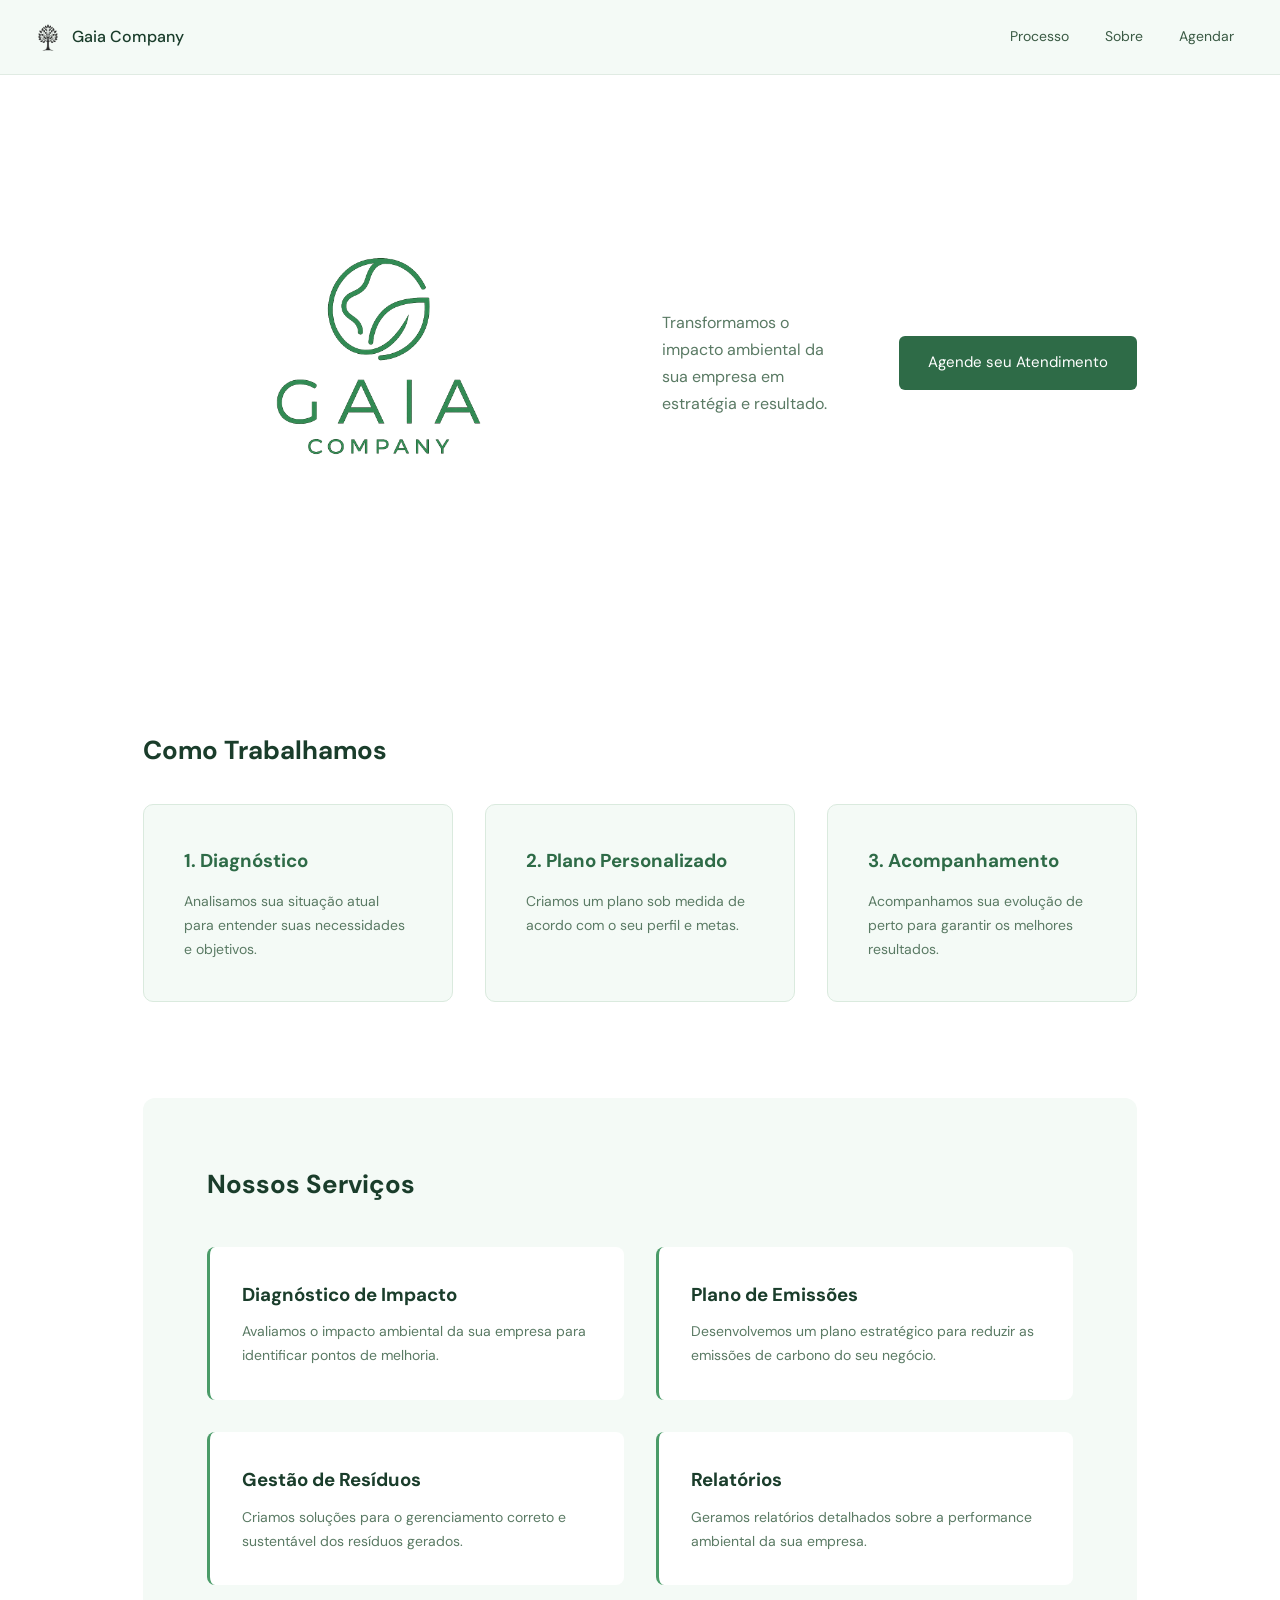
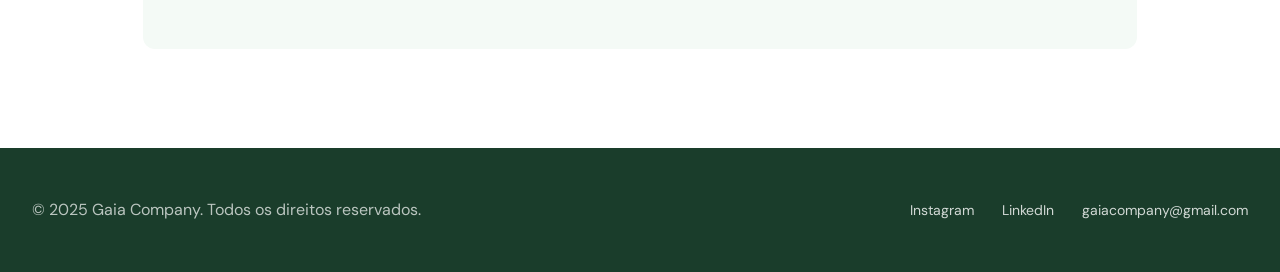
<file: Trabalho-Leandro/index.html>
<!DOCTYPE html>
<html lang="pt-BR">
<head>
  <meta charset="UTF-8">
  <title>Gaia Company</title>
  <link rel="stylesheet" href="css/style.css"> <!-- link para o CSS geral do site -->
</head>
<body>
  <nav> <!-- barra de navegação com logo e links -->
    <a class="brand" href="index.html"> <!-- logo e nome da empresa -->
      <img src="img/logo.webp" alt="Logo" class="logo-img" />
      <span class="brand-name">Gaia Company</span> <!-- nome da empresa ao lado do logo -->
    </a>
    <div class="nav-links"> <!-- links do menu -->
      <a class="nav-link" href="#processos">Processo</a>
      <a class="nav-link" href="page/sobre.html">Sobre</a>
      <a class="nav-link" href="page/agendar.html">Agendar</a>
    </div>
  </nav>
  <main><!-- conteúdo principal da página -->
    <!-- Hero -->
    <div class="hero"> <!-- primeira seção do hero -->
  <div class="hero-img">
    <img src="img/logohero.png" alt="Imagem principal">
  </div>
  <div class="hero-text"> <!-- texto principal do hero -->
    <p>Transformamos o impacto ambiental da sua empresa em estratégia e resultado.</p>
  </div>
  <div class="hero-btn"> <!-- botão de agendamento -->
    <a href="page/agendar.html">Agende seu Atendimento</a>
  </div>
</div>
    <!-- Como Trabalhamos -->
    <h2>Como Trabalhamos</h2>
    <div id="processos">
      <div> <!-- cada etapa do processo em um bloco separado -->
        <h3>1. Diagnóstico</h3>
        <p>Analisamos sua situação atual para entender suas necessidades e objetivos.</p>
      </div>
      <div> 
        <h3>2. Plano Personalizado</h3>
        <p>Criamos um plano sob medida de acordo com o seu perfil e metas.</p>
      </div>
      <div>
        <h3>3. Acompanhamento</h3>
        <p>Acompanhamos sua evolução de perto para garantir os melhores resultados.</p>
      </div>
    </div>
  <section> <!-- seção de serviços oferecidos -->
  <h2>Nossos Serviços</h2>
  <div> <!-- cada serviço em um bloco separado -->
    <!-- Serviço 1 -->
    <div>
      <h3>Diagnóstico de Impacto</h3>
      <p>Avaliamos o impacto ambiental da sua empresa para identificar pontos de melhoria.</p>
    </div>
    <!-- Serviço 2 -->
    <div>
      <h3>Plano de Emissões</h3>
      <p>Desenvolvemos um plano estratégico para reduzir as emissões de carbono do seu negócio.</p>
    </div>
    <!-- Serviço 3 -->
    <div>
      <h3>Gestão de Resíduos</h3>
      <p>Criamos soluções para o gerenciamento correto e sustentável dos resíduos gerados.</p>
    </div>
    <!-- Serviço 4 -->
    <div>
      <h3>Relatórios</h3>
      <p>Geramos relatórios detalhados sobre a performance ambiental da sua empresa.</p>
    </div>
  </div>
</section>
  </main> <!-- fim do conteúdo principal -->
  <footer> <!-- rodapé com fundo verde escuro com copyright e links -->
  <p>© 2025 Gaia Company. Todos os direitos reservados.</p>
  <div>
    <a href="https://instagram.com">Instagram</a>
    <a href="https://linkedin.com">LinkedIn</a>
    <a href="gmail.com">gaiacompany@gmail.com</a>
  </div>
</footer>
</body>
</html>
</file>
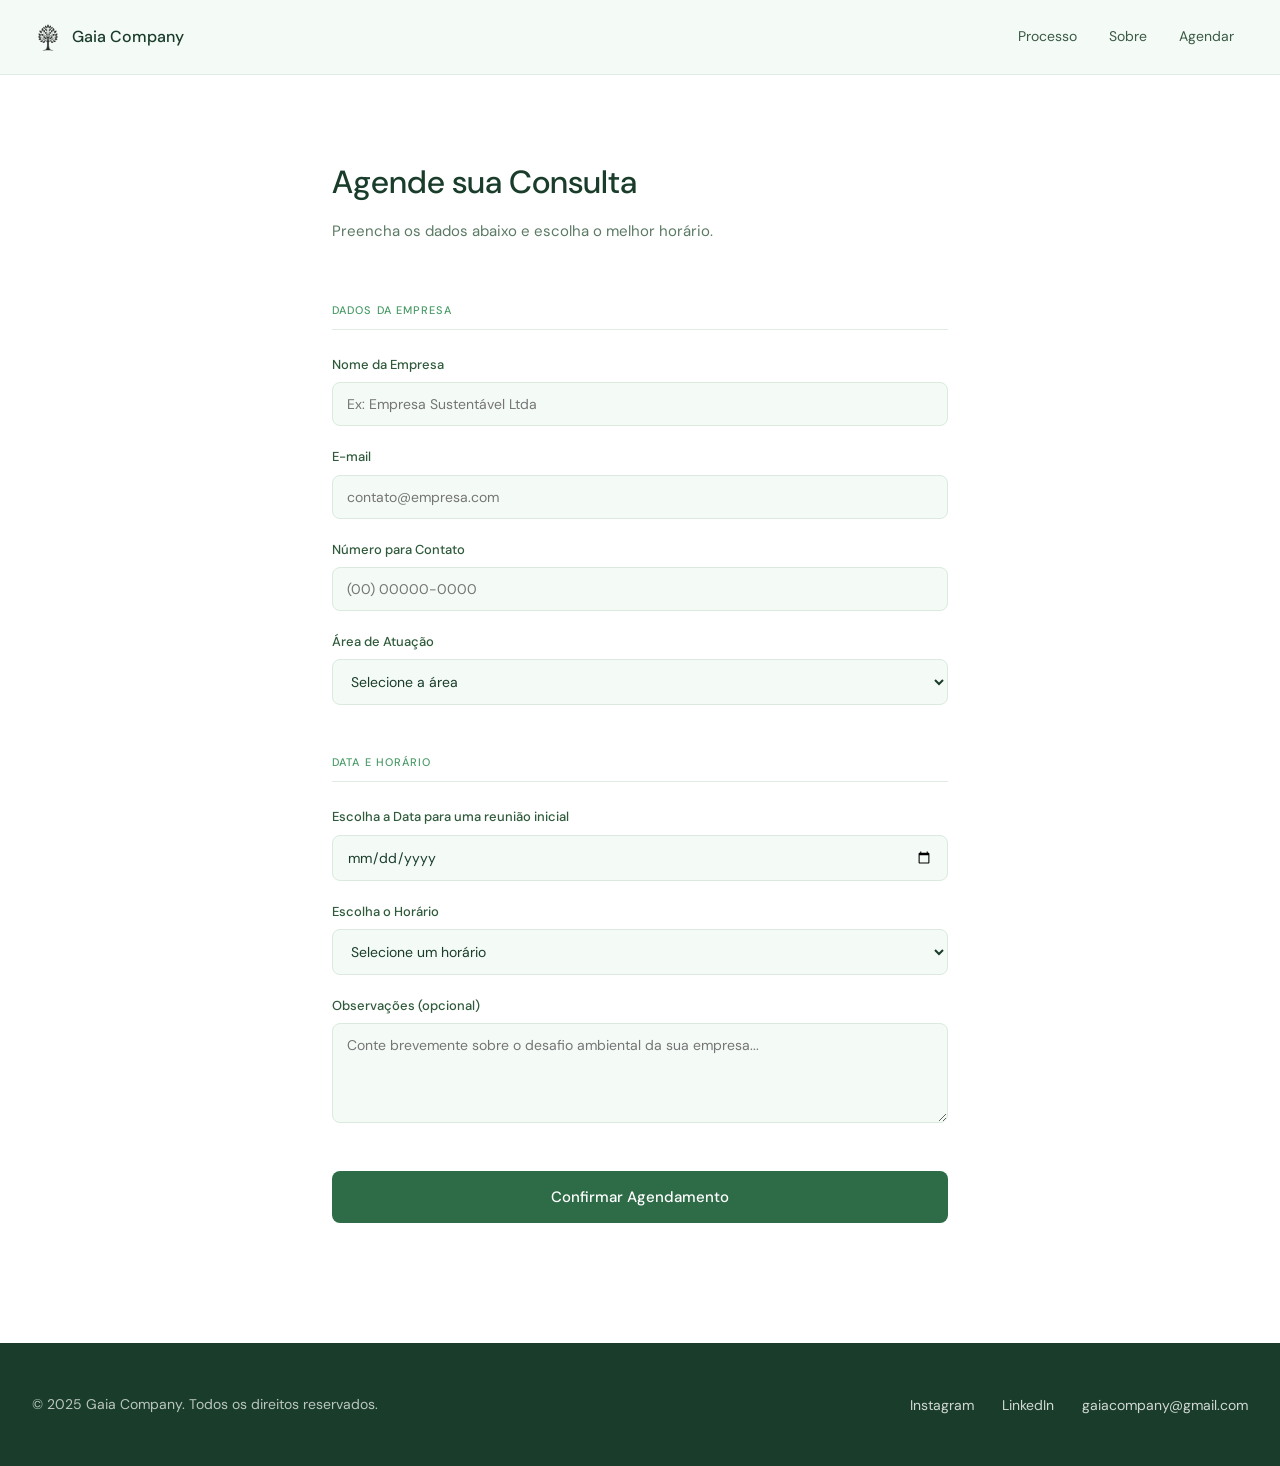
<file: Trabalho-Leandro/page/agendar.html>
<!DOCTYPE html>
<html lang="pt-BR">
<head>
  <meta charset="UTF-8">
  <title>Agendar Consulta — Gaia Company</title>
  <link rel="stylesheet" href="../css/styleAgendar.css"> <!-- link para o CSS específico da página de agendamento -->
</head>
<body>
  <nav> <!-- barra de navegação com logo e links -->
    <a class="brand" href="../index.html">
      <img src="../img/logo.webp" alt="Logo" class="logo-img">
      <span class="brand-name">Gaia Company</span>
    </a>
    <div class="nav-links">
      <a class="nav-link" href="../index.html#processos">Processo</a>
      <a class="nav-link" href="sobre.html">Sobre</a>
      <a class="nav-link" href="agendar.html">Agendar</a>
    </div>
  </nav>
  <main> <!-- conteúdo principal da página -->
    <h1>Agende sua Consulta</h1>
    <p>Preencha os dados abaixo e escolha o melhor horário.</p>
    <form> <!-- formulário de agendamento -->
      <h2>Dados da Empresa</h2>
      <label for="empresa">Nome da Empresa</label>  
      <input type="text" id="empresa" placeholder="Ex: Empresa Sustentável Ltda"> <!-- campo de texto para o nome da empresa -->
      <label for="email">E-mail</label>
      <input type="email" id="email" placeholder="contato@empresa.com"> <!-- campo de email para contato -->
      <label for="telefone">Número para Contato</label>
      <input type="tel" id="telefone" placeholder="(00) 00000-0000"> <!-- campo de telefone para contato -->
      <label for="area">Área de Atuação</label>
      <select id="area"> <!-- campo de seleção para área de atuação da empresa -->
        <option value="" disabled selected>Selecione a área</option>
        <option>Agronegócio</option>
        <option>Construção Civil</option>
        <option>Indústria</option>
        <option>Logística e Transporte</option>
        <option>Varejo</option>
        <option>Tecnologia</option>
        <option>Saúde</option>
        <option>Educação</option>
        <option>Outro</option>
      </select>
      <h2>Data e Horário</h2> <!-- seção para escolher data e horário da consulta -->
      <label for="data">Escolha a Data para uma reunião inicial</label>
      <input type="date" id="data"> <!-- campo de data para escolher o dia da consulta -->
      <label for="horario">Escolha o Horário</label>
      <select id="horario">
        <option value="" disabled selected>Selecione um horário</option>
        <option>09:00</option>
        <option>10:00</option>
        <option>11:00</option>
        <option>14:00</option>
        <option>15:00</option>
        <option>16:00</option>
      </select>
      <label for="obs">Observações (opcional)</label>
      <textarea id="obs" placeholder="Conte brevemente sobre o desafio ambiental da sua empresa..."></textarea>
      <button type="submit">Confirmar Agendamento</button>
    </form>
  </main>
  <footer>
    <p>© 2025 Gaia Company. Todos os direitos reservados.</p>
    <div>
      <a href="https://instagram.com/gaiacompany">Instagram</a>
      <a href="https://linkedin.com/company/gaiacompany">LinkedIn</a>
      <a href="gmail.com">gaiacompany@gmail.com</a>
    </div>
  </footer>
</body>
</html>
</file>
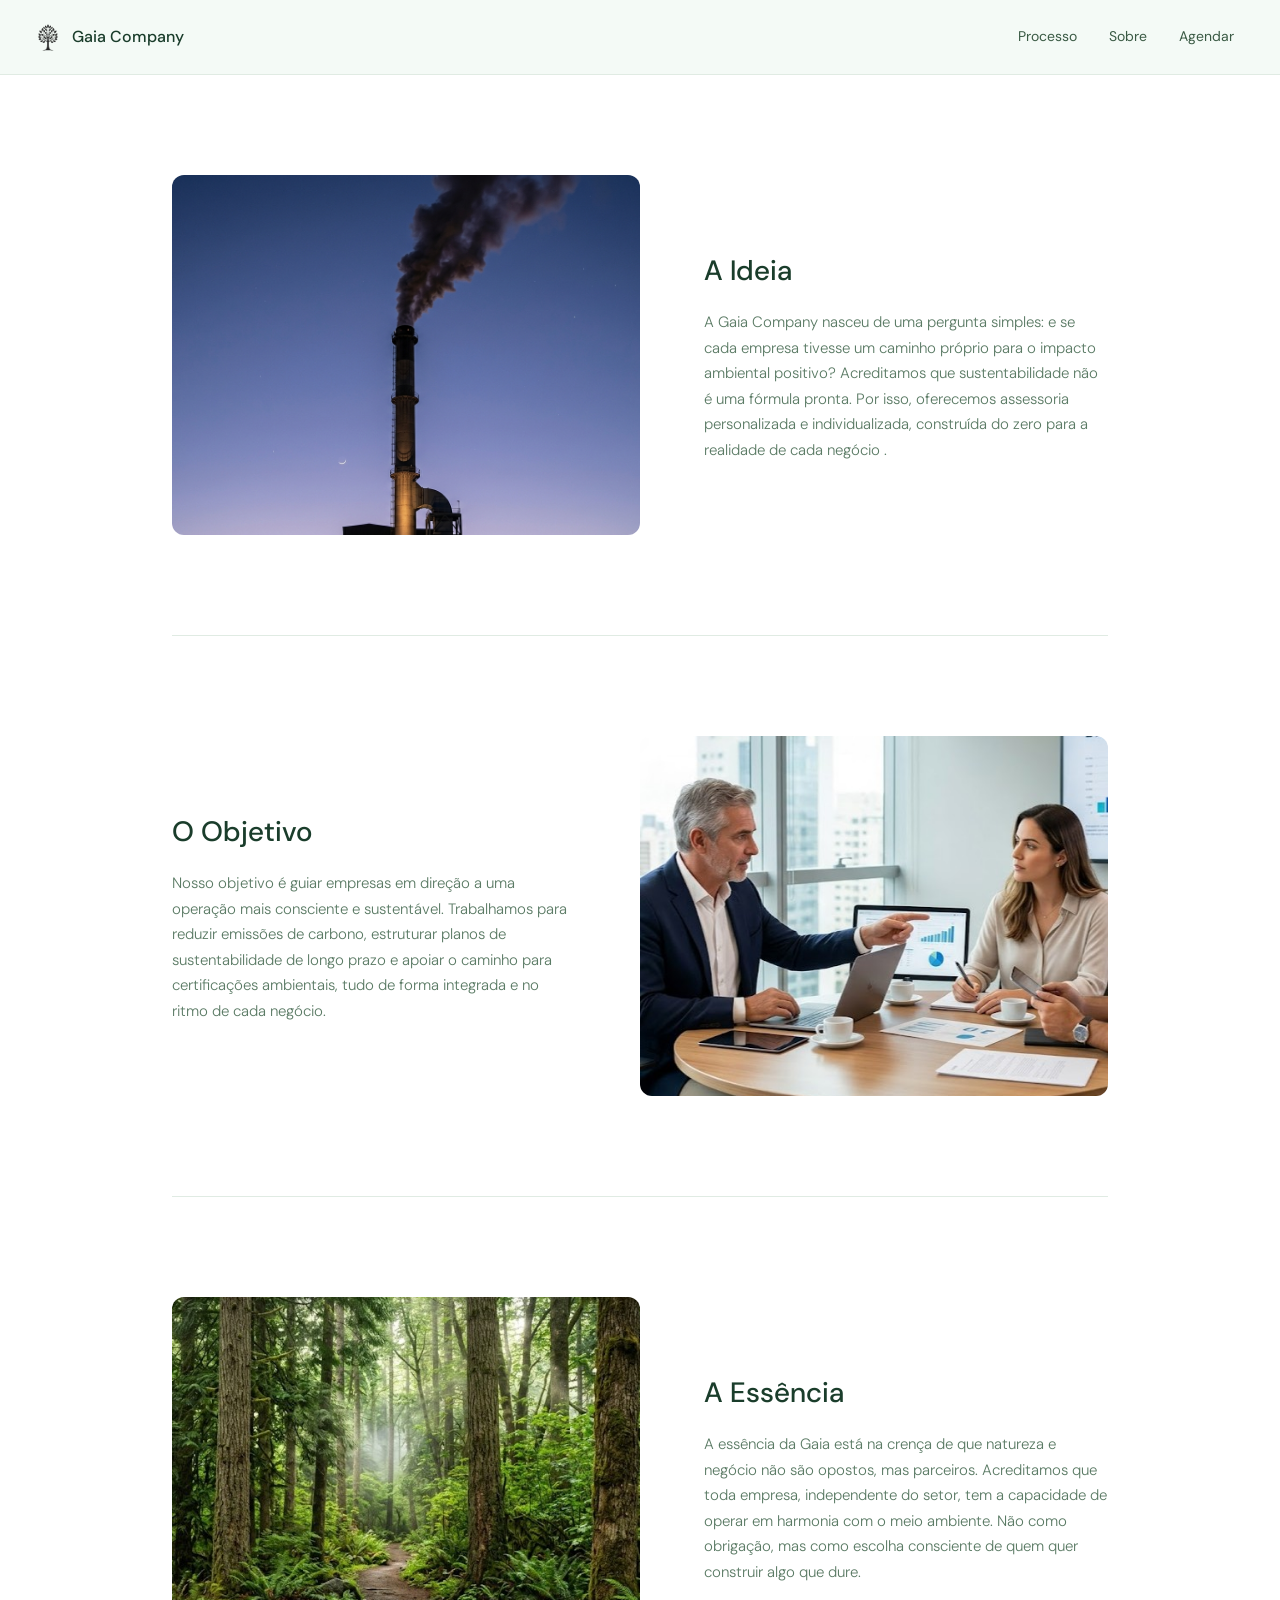
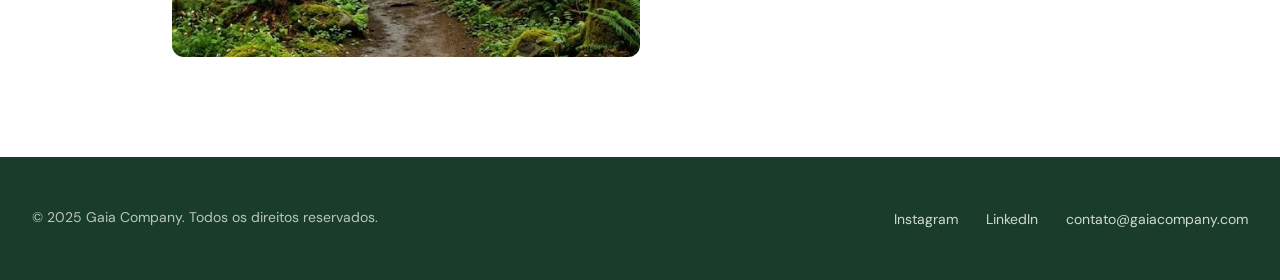
<file: Trabalho-Leandro/page/sobre.html>
<!DOCTYPE html>
<html lang="pt-BR">
<head>
  <meta charset="UTF-8">
  <title>Sobre — Gaia Company</title>
  <link rel="stylesheet" href="../css/styleSobre.css"> <!-- link para o CSS específico da página de sobre -->
</head>
<body>
  <nav> <!-- barra de navegação com logo e links -->
    <a class="brand" href="../index.html">
      <img src="../img/logo.webp" alt="Logo" class="logo-img">
      <span class="brand-name">Gaia Company</span>
    </a>
    <div class="nav-links">
      <a class="nav-link" href="../index.html#processos">Processo</a>
      <a class="nav-link" href="sobre.html">Sobre</a>
      <a class="nav-link" href="agendar.html">Agendar</a>
    </div>
  </nav>
  <main>
    <!-- Seção 1: A Ideia -->
    <div class="secao">
      <img src="../img/poluicao.webp" alt="A Ideia">
      <div>
        <h2>A Ideia</h2>
        <p>A Gaia Company nasceu de uma pergunta simples: e se cada empresa tivesse um caminho próprio para o impacto ambiental positivo? Acreditamos que sustentabilidade não é uma fórmula pronta. Por isso, oferecemos assessoria personalizada e individualizada, construída do zero para a realidade de cada negócio .</p>
      </div>
    </div>
    <!-- Seção 2: O Objetivo -->
    <div class="secao">
      <div>
        <h2>O Objetivo</h2>
        <p>Nosso objetivo é guiar empresas em direção a uma operação mais consciente e sustentável. Trabalhamos para reduzir emissões de carbono, estruturar planos de sustentabilidade de longo prazo e apoiar o caminho para certificações ambientais, tudo de forma integrada e no ritmo de cada negócio.</p>
      </div>
      <img src="../img/assessoria.jpg" alt="O Objetivo">
    </div>
    <!-- Seção 3: A Essência -->
    <div class="secao">
      <img src="../img/floresta.jpg" alt="A Essência">
      <div>
        <h2>A Essência</h2>
        <p>A essência da Gaia está na crença de que natureza e negócio não são opostos, mas parceiros. Acreditamos que toda empresa, independente do setor, tem a capacidade de operar em harmonia com o meio ambiente. Não como obrigação, mas como escolha consciente de quem quer construir algo que dure.</p>
      </div>
    </div>
  </main>
  <footer> <!-- rodapé com fundo verde escuro com copyright e links -->
    <p>© 2025 Gaia Company. Todos os direitos reservados.</p>
    <div>
      <a href="https://instagram.com/gaiacompany">Instagram</a>
      <a href="https://linkedin.com/company/gaiacompany">LinkedIn</a>
      <a href="mailto:contato@gaiacompany.com">contato@gaiacompany.com</a>
    </div>
  </footer>
</body>
</html>
</file>
<file: Trabalho-Leandro/css/style.css>
@import url('https://fonts.googleapis.com/css2?family=DM+Sans:wght@300;400;500&display=swap'); /* fonte DM Sans do Google Fonts */
* {
  box-sizing: border-box; /* o padding não aumenta o tamanho do elemento */
  margin: 0; 
  padding: 0;
}
/* CORPO DA PÁGINA*/
body {
  font-family: 'DM Sans', sans-serif; /* fonte principal */
  color: #1a3d2b;                     /* cor do texto: verde escuro */
  background: #fff;                   /* fundo branco */
  line-height: 1.7;                   /* espaço entre as linhas do texto */
}
/* aq é pra tirar o sublinhado dos links e herdar a cor do pai(nav) */
a { text-decoration: none; color: inherit; }
/* aq é pra n deixar as imagens vazar pra fora do container */
img { max-width: 100%; display: block; }
/* A barra no topo com logo e links fica aq.*/
nav {
  display: flex;                    /* botar os itens lado a lado */
  align-items: center;              /* alinhae verticalmente ao centro */
  justify-content: space-between;   /* logo fica esquerda e os links na direita */
  padding: 19px 32px;             /* espaço interno: cima/baixo | lados */
  border-bottom: 1px solid #e0ebe3; /* linha fina embaixo da nav */
  position: sticky;                 /* fica grudada no topo ao scrollar */
  top: 0px;                          /* distância do topo para começar a grudar */
  background: #f4faf6;
  z-index: 100;                      /* fica acima dos outros elementos */
}
/* aqui é pra ficar tudo alinhado no menu */
.brand { display: flex; align-items: center; gap: 8px; font-weight: 500; } 
.logo-img { width: 32px; height: 32px; border-radius: 50%; }
/* links do menu */
.nav-links { display: flex; gap: 0.5rem; }
.nav-link {
  padding: 6px 14px;
  border-radius: 6px;
  font-size: 14px;
  color: #3a5a44;
}
.nav-link:hover { background: #e8f5ec; } /* fundo suave ao passar o mouse */
/* ÁREA PRINCIPAL (main)
 container pra centralizar e limitar a largura dos elementos principais do site
*/
main {
  max-width: 1000px;  /* largura máxima */
  margin: 0 auto;     /* centraliza horizontalmente */
  padding: 3px;    /* espaço nas laterais */
}
/*primeira sessão do hero
   Ordem horizontal: imagem → texto → botão
   Cada filho ocupa 1 parte igual do espaço.
*/
.hero {
  display: flex;   /* coloca os 3 blocos lado a lado */
  align-items: center;
  gap: 48px;
  padding: 128px 0;
}
/* Imagem (botei pra ocupar 3/5 da tela mais ou menos */
.hero-img { flex: 2.5; } /* a imagem tem um pouco mais de espaço que o texto e o botão (2.5) */
.hero-img img {
  border-radius: 12px; /* cantos arredondados */
  width: 100%; /* a imagem ocupa toda a largura do container */
  max-height: 480px; /* altura máxima pra evitar que fique muito grande */
  object-fit: cover; /* a imagem preenche o espaço sem distorcer, cortando o excesso se necessário */
}
/* Texto — ocupa 1 terço */
.hero-text { flex: 1; }
.hero-text h1 { font-size: 2.5rem; margin-bottom: 1rem; }/* cor verde escuro para o título */
.hero-text p  { color: #5a7a64; }
/* Botão — ocupa 1 terço, centralizado */
.hero-btn {
  flex: 1;/* o botão ocupa o mesmo espaço que o texto */
  display: flex;/* para centralizar o botão dentro do seu espaço */
  justify-content: center; /* centraliza horizontalmente */
}
.hero-btn a {
  background: #2e6b47; 
  color: #fff;
  padding: 14px 29px;
  border-radius: 6px;
  font-size: 15px;
  white-space: nowrap; /* evita que o texto quebre em várias linhas */
}
.hero-btn a:hover { background: #1a3d2b; } /* cor mais escura ao passar o mouse */
/*  COMO TRABALHAMOS
   Título da seção + 3 cards lado a lado. */
main > h2 { /* título "Como Trabalhamos" */
font-size: 26px;
margin: 80px 0 32px; /* espaço acima e abaixo do título */
}
#processos { /* container dos 3 cards */
  display: grid; /* coloca os cards em grade */
grid-template-columns: repeat(3, 1fr); /* 3 colunas de largura igual */
gap: 32px; /* espaço entre os cards */
padding-bottom: 96px; /* espaço abaixo dos cards para separar da próxima seção */
}

#processos > div { /* cada card individual */
background: #f4faf6;
border-radius: 10px;
padding: 40px;
border: 1px solid #daeade; 
}
#processos h3 { color: #2e6b47; margin-bottom: 13px; } /* cor verde escuro para os títulos dos cards */
#processos p  { font-size: 14px; color: #5a7a64; } 
/*   NOSSOS SERVIÇOS
   Fundo esverdeado com 4 cards em grade 2x2.*/
section {
  background: #f4faf6; 
  border-radius: 12px; /* cantos arredondados */
  padding: 64px; /* espaço interno da seção */
  margin-bottom: 96px; /* espaço abaixo da seção */
} 
section h2 { font-size: 26px; margin-bottom: 40px; } 
/* Grade 2 colunas para os 4 serviços */
section > div { /* container dos cards de serviço */
  display: grid;
  grid-template-columns: repeat(2, 1fr); /* 2 colunas de largura igual */
  gap: 32px; /* espaço entre os cards */
} 
/* Cada card de serviço */
section > div > div { /* cada card individual */
  background: #fff; 
  border-radius: 8px; 
  padding: 32px; 
  border-left: 3px solid #4a9b68; /* detalhe verde na borda esquerda */
}
section h3 { margin-bottom: 10px; } 
section p  { font-size: 14px; color: #5a7a64; }
/*  Rodapé com fundo verde escuro com copyright e links.*/
footer { /* container do rodapé */
  background: #1a3d2b;
  color: rgba(255,255,255,0.7);
  padding: 48px 32px;
  display: flex; /* para alinhar o texto e os links lado a lado */
  justify-content: space-between; /* texto à esquerda e links à direita */
  align-items: center; /* alinha verticalmente ao centro */
  flex-wrap: wrap; /* permite que os itens quebrem para a próxima linha em telas menores */
  gap: 16px; /* espaço entre os itens quando quebrarem para a próxima linha */
}
footer a {
  color: rgba(255,255,255,0.8);
  font-size: 14px;
  margin-left: 24px; /* espaço entre cada link */
}
footer a:hover { color: #fff; } /* cor branca ao passar o mouse */
</file>
<file: Trabalho-Leandro/css/styleAgendar.css>
@import url('https://fonts.googleapis.com/css2?family=DM+Sans:wght@300;400;500&display=swap'); /* fonte DM Sans do Google Fonts */
* { box-sizing: border-box; margin: 0; padding: 0; } /* o padding não aumenta o tamanho do elemento */
body { 
  font-family: 'DM Sans', sans-serif;
  color: #1a3d2b;
  background: #fff;
  line-height: 1.7; /* espaço entre as linhas do texto */
}
a { text-decoration: none; color: inherit; }
img { max-width: 100%; display: block; }
nav { /* barra no topo com logo e links fica aq. */
  display: flex; /* coloca os itens lado a lado */
  align-items: center; /* alinhar verticalmente ao centro */
  justify-content: space-between;  /* logo fica esquerda e os links na direita */
  padding: 19px 32px; /* espaço interno: cima/baixo | lados */
  border-bottom: 1px solid #e0ebe3; /* linha fina embaixo da nav */
  position: sticky; /* fica grudada no topo ao scrollar */
  top: 0; /* distância do topo para começar a grudar */
  background: #f4faf6; /* fundo branco */
  z-index: 100; /* fica acima dos outros elementos */
}
.brand { display: flex; align-items: center; gap: 8px; font-weight: 500; } /* aqui é pra ficar tudo alinhado no menu */
.logo-img { width: 32px; height: 32px; border-radius: 50%; } /* logo redonda */
.nav-links { display: flex; gap: 4px; } /* links do menu */
.nav-link { padding: 6px 14px; border-radius: 6px; font-size: 14px; color: #3a5a44; } /* estilo dos links do menu */
.nav-link:hover { background: #e8f5ec; } /* fundo suave ao passar o mouse */
/* ÁREA PRINCIPAL(main) container pra centralizar e limitar a largura dos elementos principais do site */
main {
  max-width: 680px;  /* formulário mais estreito, fica mais elegante */
  margin: 0 auto; /* centraliza horizontalmente */
  padding: 80px 32px 120px; /* espaço grande no topo, médio nas laterais e grande embaixo */
}
main h1 { /* título principal da página */
  font-size: 32px;
  font-weight: 500;
  margin-bottom: 10px;
}
main > p { /* texto logo abaixo do título */
  font-size: 15px;
  color: #5a7a64;
  margin-bottom: 56px;
}
/* seção de contato com formulário */
form h2 { /* títulos das seções do formulário */
  font-size: 11px;
  font-weight: 500;
  letter-spacing: 0.1em;
  text-transform: uppercase;
  color: #4a9b68;
  padding-bottom: 10px;
  border-bottom: 1px solid #e0ebe3;
  margin-bottom: 24px;
  margin-top: 48px;       /* espaço entre os blocos do form */
}
form h2:first-child { margin-top: 0; } /* remove o espaço extra antes do primeiro título */
label {
  display: block;  /* cada label em sua própria linha */
  font-size: 13px;
  font-weight: 500;
  color: #2e5a3a;
  margin-bottom: 6px;
  margin-top: 20px;
}
/* estilo base para inputs, selects e textarea */
input, select, textarea { /* estilo base para inputs, selects e textarea */
  width: 100%;
  font-family: 'DM Sans', sans-serif;
  font-size: 14px;
  color: #1a3d2b;
  background: #f4faf6;
  border: 1px solid #daeade;
  border-radius: 8px;
  padding: 12px 14px;
  outline: none;
  transition: border-color 0.2s, background 0.2s;
}
/* borda verde ao clicar no campo */
input:focus, select:focus, textarea:focus {
  border-color: #4a9b68;
  background: #fff;
}
select { cursor: pointer; }/* cursor de mãozinha para indicar que é clicável */
textarea {
  resize: vertical;
  min-height: 100px;
}
button[type="submit"] { /* estilo do botão de envio do formulário */
  width: 100%;
  padding: 16px;
  background: #2e6b47;
  color: #fff;
  border: none;
  border-radius: 8px;
  font-family: 'DM Sans', sans-serif;
  font-size: 15px;
  font-weight: 500;
  cursor: pointer;
  margin-top: 40px;
  transition: background 0.2s; /* transição suave para a mudança de cor ao passar o mouse */
}
button[type="submit"]:hover { background: #1a3d2b; } /* cor mais escura ao passar o mouse */
footer { /* rodapé com fundo escuro e texto claro */
  background: #1a3d2b;
  color: rgba(255,255,255,0.7);
  padding: 48px 32px;
  display: flex;
  justify-content: space-between;
  align-items: center;
  flex-wrap: wrap;
  gap: 16px;
}
 
footer p { font-size: 14px; }
footer a { color: rgba(255,255,255,0.8); font-size: 14px; margin-left: 24px; }
footer a:hover { color: #fff; }
</file>
<file: Trabalho-Leandro/css/styleSobre.css>
@import url('https://fonts.googleapis.com/css2?family=DM+Sans:wght@300;400;500&display=swap'); /* fonte DM Sans do Google Fonts */
* { box-sizing: border-box; margin: 0; padding: 0; } /* o padding não aumenta o tamanho do elemento */
body {
  font-family: 'DM Sans', sans-serif; /* fonte principal */
  color: #1a3d2b;
  background: #fff;
  line-height: 1.7;
}
a { text-decoration: none; color: inherit; } /* aq é pra tirar o sublinhado dos links e herdar a cor do pai(nav) */
img { max-width: 100%; display: block; } /* aq é pra n deixar as imagens vazar pra fora do container */
 /* A barra no topo com logo e links fica aq. */
nav {
  display: flex;/* coloca os itens lado a lado */
  align-items: center; /* alinhae verticalmente ao centro */
  justify-content: space-between;/* logo fica esquerda e os links na direita */
  padding: 19px 32px; /* espaço interno: cima/baixo | lados */
  border-bottom: 1px solid #e0ebe3; /* linha fina embaixo da nav */
  position: sticky; /* fica grudada no topo ao scrollar */
  top: 0; /* distância do topo para começar a grudar */
  background: #f4faf6;/* fundo branco */
  z-index: 100; /* fica acima dos outros elementos */
}
.brand { display: flex; align-items: center; gap: 8px; font-weight: 500; }/* aqui é pra ficar tudo alinhado no menu */
.logo-img { width: 32px; height: 32px; border-radius: 50%; } /* logo redonda */
.nav-links { display: flex; gap: 4px; } /* links do menu */
.nav-link { padding: 6px 14px; border-radius: 6px; font-size: 14px; color: #3a5a44; }/* estilo dos links do menu */
.nav-link:hover { background: #e3f2e7; } /* fundo suave ao passar o mouse */
main { /* ÁREA PRINCIPAL(main) container pra centralizar e limitar a largura dos elementos principais do site */
  max-width: 1000px;/* largura máxima */
  margin: 0 auto;/* centraliza horizontalmente */
  padding: 0 32px;/* espaço nas laterais */
}
.secao { /* seção de conteúdo com imagem e texto */
  display: flex;         /* imagem e texto lado a lado */
  align-items: center;
  gap: 64px; /* espaço entre imagem e texto */
  padding: 100px 0;      /* espaço grande entre as seções */
  border-bottom: 1px solid #e0ebe3;
}
/* remove a linha da última seção */
.secao:last-child { border-bottom: none; } /* remove a linha da última seção */
/* imagem ocupa metade do espaço */
.secao img {
  width: 50%;
  height: 360px;
  object-fit: cover;     /* recorta sem distorcer */
  border-radius: 12px;
  flex-shrink: 0;        /* impede a imagem de encolher */
}
/* texto ocupa a outra metade */
.secao div { flex: 1; } 
.secao h2 { /* título da seção */
  font-size: 28px;
  font-weight: 500;
  margin-bottom: 16px;
}
.secao p { /* texto da seção */
  font-size: 15px;
  color: #5a7a64;
  font-weight: 300;
}
footer {/* rodapé com fundo escuro e texto claro */
  background: #1a3d2b;
  color: rgba(255,255,255,0.7);
  padding: 48px 32px;
  display: flex;
  justify-content: space-between;
  align-items: center;/* alinha verticalmente */
  flex-wrap: wrap;/* permite quebrar em várias linhas em telas menores */
  gap: 16px;
}
footer p { font-size: 14px; }
footer a { color: rgba(255,255,255,0.8); font-size: 14px; margin-left: 24px; }
footer a:hover { color: #fff; }
</file>
